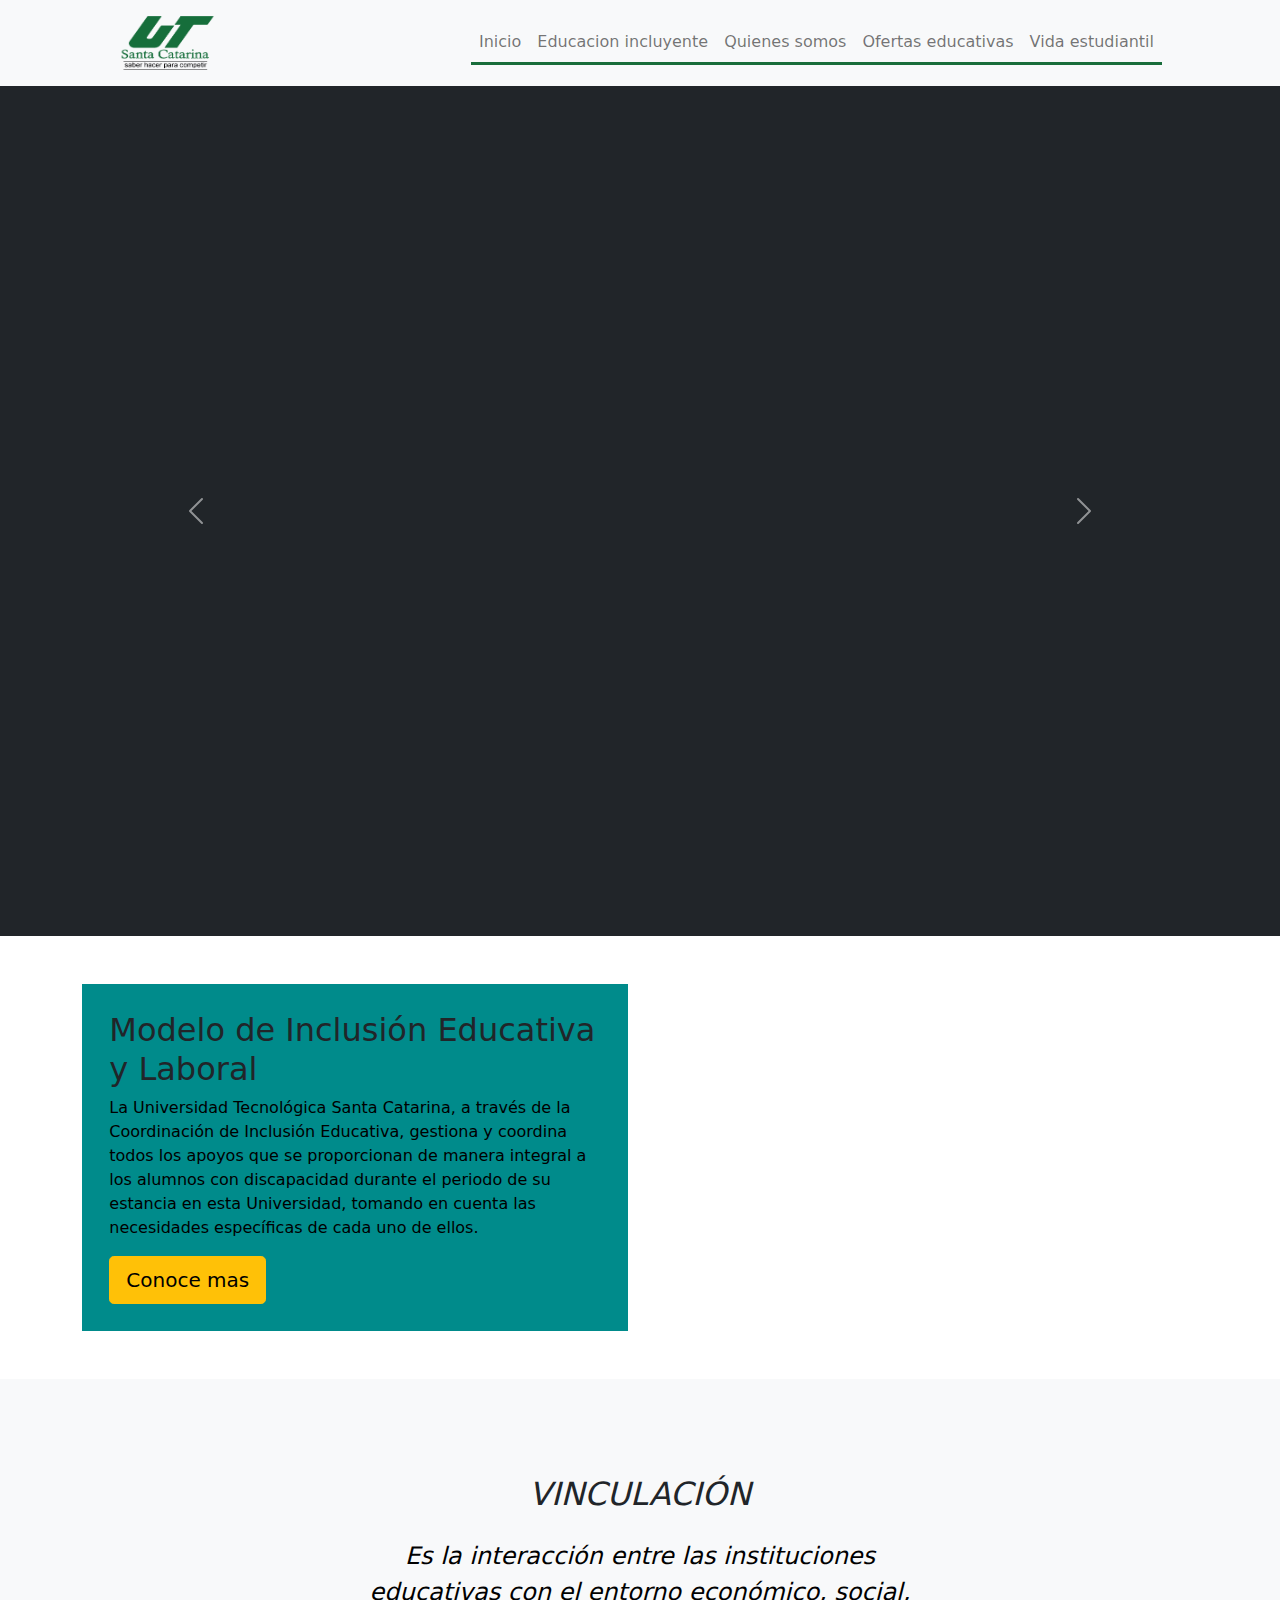
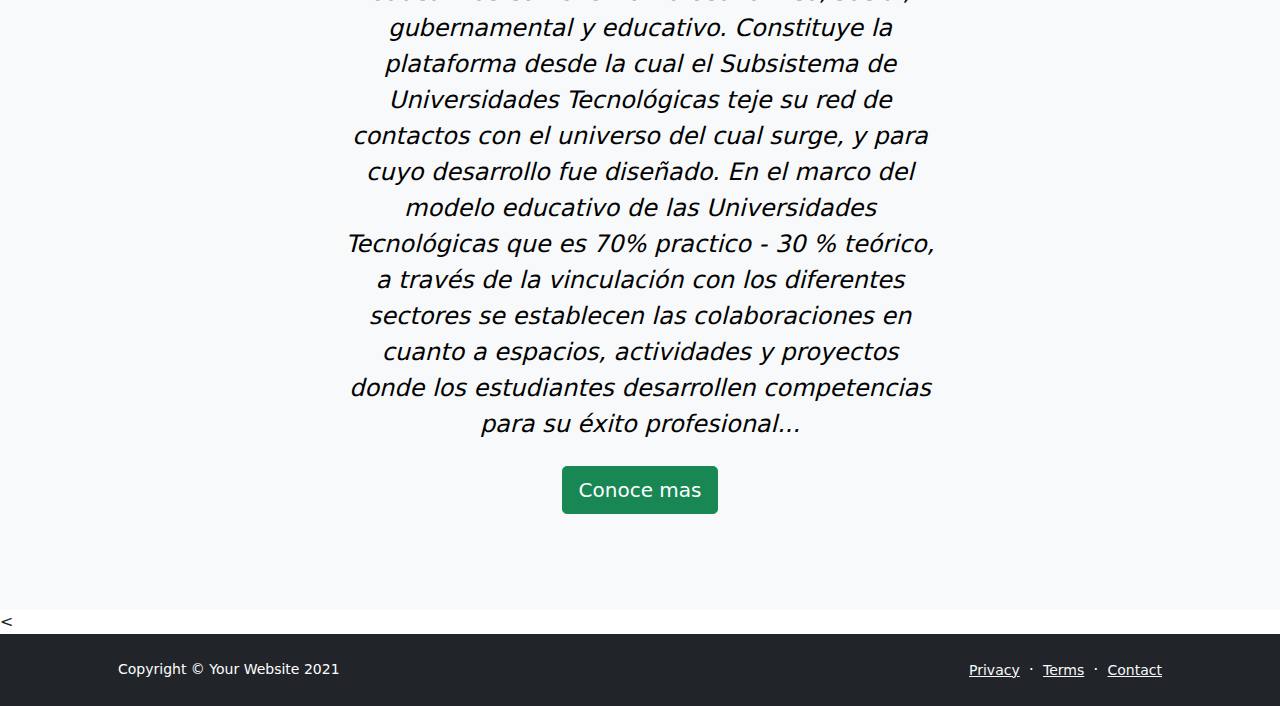
<file: index.html>
<!DOCTYPE html>
<html lang="en">

<head>
    <meta charset="utf-8" />
    <meta name="viewport" content="width=device-width, initial-scale=1, shrink-to-fit=no" />
    <meta name="description" content="" />
    <meta name="author" content="" />
    <title>Modern Business - Start Bootstrap Template</title>
    <!-- Favicon-->
    <link rel="icon" type="image/x-icon" href="assets/favicon.ico" />
    <!-- Bootstrap icons-->
    <link href="https://cdn.jsdelivr.net/npm/bootstrap-icons@1.5.0/font/bootstrap-icons.css" rel="stylesheet" />
    <!-- Core theme CSS (includes Bootstrap)-->
    <link href="css/styles.css" rel="stylesheet" />
    <link rel="stylesheet" href="css/css/bootstrap.min.css">
    <script src="js/js/bootstrap.min.js"></script>
    <script src="js/js/bootstrap.bundle.min.js"></script>
</head>

<style>
    .educaion_laboral {
        background-color: darkcyan;
        padding: 5%;
    }
    
    .imgfondo {
        background-image: url(img/descarga.jpg);
        max-width: 100%;
    }
</style>

<body class="d-flex flex-column h-100">
    <main class="flex-shrink-0">
        <!-- Navigation-->
        <nav class="navbar navbar-expand-lg navbar-light bg-light">
            <div class="container px-5">
                <a class="navbar-brand" href="index.html">
                    <img src="img/logo.png" width="100" height="60" alt="">
                </a>
                <button class="navbar-toggler" type="button" data-bs-toggle="collapse" data-bs-target="#navbarSupportedContent" aria-controls="navbarSupportedContent" aria-expanded="false" aria-label="Toggle navigation"><span class="navbar-toggler-icon"></span></button>
                <div class="collapse navbar-collapse" id="navbarSupportedContent">
                    <ul class="navbar-nav ms-auto mb-2 mb-lg-0">
                        <li class="nav-item"><a class="nav-link" href="index.html">Inicio</a></li>
                        <li class="nav-item"><a class="nav-link" href="educacion_incluyente.html">Educacion incluyente</a></li>
                        <li class="nav-item"><a class="nav-link" href="about.html">Quienes somos</a></li>
                        <li class="nav-item"><a class="nav-link" href="pricing.html">Ofertas educativas</a></li>
                        <li class="nav-item"><a class="nav-link" href="vida_estudiantil.html">Vida estudiantil</a></li>


                    </ul>
                </div>
            </div>
        </nav>
        <!-- Header-->
        <header class="bg-dark py-5 w-100">
            <div class="container px-5 w-100">
                <div class="row gx-5 align-items-center justify-content-center">

                    <div class="col-md-12">
                        <div id="carouselExampleControls" class="carousel slide" data-bs-ride="carousel">
                            <div class="carousel-inner">
                                <div class="carousel-item active">
                                    <iframe style="width:100%; height:83vh; " src="https://www.youtube.com/embed/XD_ltTAvE_U" title="YouTube video player" frameborder="0" allow="accelerometer; autoplay; clipboard-write; encrypted-media; gyroscope; picture-in-picture" allowfullscreen=""
                                        title: "trabajando=" " para=" " un=" " regreso=" " seguro=" " a=" " clases"=""></iframe>
                                </div>
                                <div class="carousel-item">
                                    <img src="img/calendario_web25_29oct2021.jpg" class="d-block w-100" alt="...">
                                </div>
                                <div class="carousel-item">
                                    <img src="img/regreso seguro2021.jpg" class="d-block w-100" alt="...">
                                </div>
                            </div>
                            <button class="carousel-control-prev" type="button" data-bs-target="#carouselExampleControls" data-bs-slide="prev">
                                  <span class="carousel-control-prev-icon" aria-hidden="true"></span>
                                  <span class="visually-hidden">Previous</span>
                                </button>
                            <button class="carousel-control-next" type="button" data-bs-target="#carouselExampleControls" data-bs-slide="next">
                                  <span class="carousel-control-next-icon" aria-hidden="true"></span>
                                  <span class="visually-hidden">Next</span>
                                </button>
                        </div>
                    </div>

                </div>
        </header>

        <!-- Features section-->
        <section class="py-5" ">
            <div class="container ">
                <div class="row ">

                    <div class="col-lg-12 ">

                        <div class="row ">
                            <div class="col mb-6 h-100 ">
                                <div class="educaion_laboral ">
                                    <h2>Modelo de Inclusión Educativa y Laboral</h2>
                                    <p>La Universidad Tecnológica Santa Catarina, a través de la Coordinación de Inclusión Educativa, gestiona y coordina todos los apoyos que se proporcionan de manera integral a los alumnos con discapacidad durante el periodo
                                        de su estancia en esta Universidad, tomando en cuenta las necesidades específicas de cada uno de ellos.</p>
                                    <button type="button " class="btn btn-warning btn-lg ">Conoce mas</button>
                                </div>
                            </div>
                            <div class="col mb-6 h-100 ">
                                <div class="imgfondo "></div>
                            </div>

                        </div>
                    </div>
                </div>
            </div>
        </section>
        <!-- Testimonial section-->
        <div class="py-5 bg-light ">
            <div class="container px-5 my-5 ">
                <div class="row gx-5 justify-content-center ">
                    <div class="col-lg-10 col-xl-7 ">
                        <div class="text-center ">
                            <div class="fs-4 mb-4 fst-italic "><h2>VINCULACIÓN</h2></div>
                            <div class="fs-4 mb-4 fst-italic ">
                                <p>
                                    Es la interacción entre las instituciones educativas con el entorno económico, social, gubernamental y educativo. Constituye la plataforma desde la cual el Subsistema de Universidades Tecnológicas teje su red de contactos con el universo del cual surge, y para cuyo desarrollo fue diseñado.

                                    En el marco del modelo educativo de las Universidades Tecnológicas que es 70% practico - 30 % teórico, a través de la vinculación con los diferentes sectores se establecen las colaboraciones en cuanto a espacios, actividades y proyectos donde los estudiantes desarrollen competencias para su éxito profesional...
                                </p>
                            </div>
                            <div class="d-flex align-items-center justify-content-center ">
                                <div class="fw-bold ">
                                    <button type="button " class="btn btn-success btn-lg ">Conoce mas</button>
                                </div>
                            </div>
                        </div>
                    </div>
                </div>
            </div>
        </div>
        <!-- Blog preview section-->
        <
    <!-- Footer-->
    <footer class="bg-dark py-4 mt-auto ">
        <div class="container px-5 ">
            <div class="row align-items-center justify-content-between flex-column flex-sm-row ">
                <div class="col-auto ">
                    <div class="small m-0 text-white ">Copyright &copy; Your Website 2021</div>
                </div>
                <div class="col-auto ">
                    <a class="link-light small " href="#! ">Privacy</a>
                    <span class="text-white mx-1 ">&middot;</span>
                    <a class="link-light small " href="#! ">Terms</a>
                    <span class="text-white mx-1 ">&middot;</span>
                    <a class="link-light small " href="#! ">Contact</a>
                </div>
            </div>
        </div>
    </footer>
    <!-- Bootstrap core JS-->
    <script src="https://cdn.jsdelivr.net/npm/bootstrap@5.1.3/dist/js/bootstrap.bundle.min.js "></script>
    <!-- Core theme JS-->
    <script src="js/scripts.js "></script>
</body>

</html>
</file>
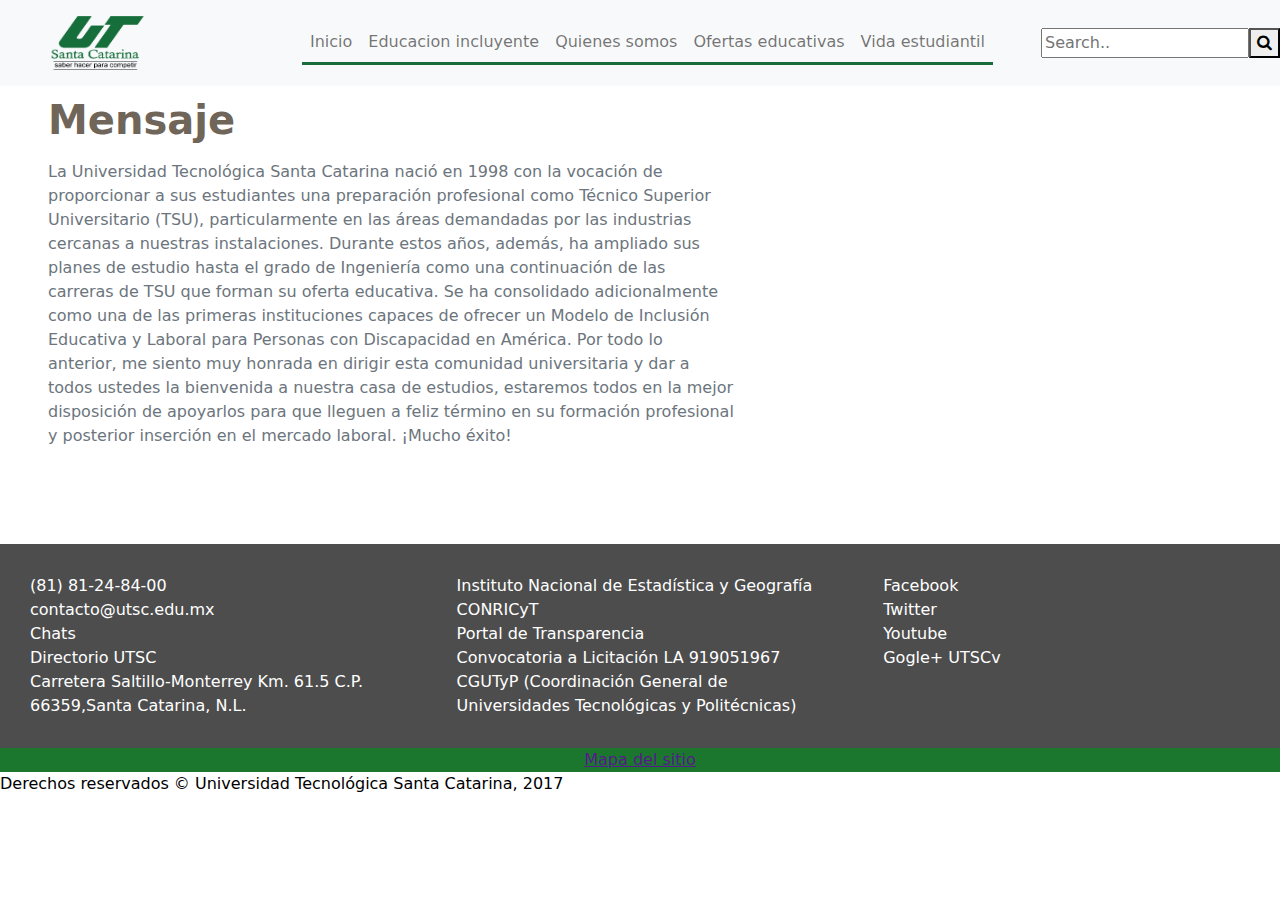
<file: about.html>
<!DOCTYPE html>
<html lang="en">

<head>
    <meta charset="utf-8" />
    <meta name="viewport" content="width=device-width, initial-scale=1, shrink-to-fit=no" />
    <meta name="description" content="" />
    <meta name="author" content="" />
    <title>Universidad Tecnologica Santa Catarina </title>
    <!-- Favicon-->
    <link rel="shortcut icon" href="/favicon.ico" />
    <!-- Bootstrap icons-->
    <link href="https://cdn.jsdelivr.net/npm/bootstrap-icons@1.5.0/font/bootstrap-icons.css" rel="stylesheet" />
    <!-- Core theme CSS (includes Bootstrap)-->
    <link href="css/styles.css" rel="stylesheet" />
    <link rel="stylesheet" href="https://cdnjs.cloudflare.com/ajax/libs/font-awesome/4.7.0/css/font-awesome.min.css">
</head>

<body class="d-flex flex-column">
    <main class="flex-shrink-0">
        <!-- Navigation-->
        <nav class="navbar-fixed-top">
            <nav class="navbar navbar-expand-lg navbar-light bg-light">
                <div class="container px-5">
                    <a class="navbar-brand" href="index.html">
                        <img src="img/logo.png" width="100" height="60" alt="">
                    </a>
                    <button class="navbar-toggler" type="button" data-bs-toggle="collapse" data-bs-target="#navbarSupportedContent" aria-controls="navbarSupportedContent" aria-expanded="false" aria-label="Toggle navigation"><span class="navbar-toggler-icon"></span></button>
                    <div class="collapse navbar-collapse" id="navbarSupportedContent">
                        <ul class="navbar-nav ms-auto mb-2 mb-lg-0">
                            <li class="nav-item"><a class="nav-link" href="index.html">Inicio</a></li>
                            <li class="nav-item"><a class="nav-link" href="about.html">Educacion incluyente</a></li>
                            <li class="nav-item"><a class="nav-link" href="contact.html">Quienes somos</a></li>
                            <li class="nav-item"><a class="nav-link" href="pricing.html">Ofertas educativas</a></li>
                            <li class="nav-item"><a class="nav-link" href="vida_estudiantil.html">Vida estudiantil</a></li>
                        </ul>
                    </div>
                </div>
                <input type="text" placeholder="Search.." name="search">
                <button type="submit"><i class="fa fa-search"></i></button>
            </nav>
        </nav>
        <!-- Header-->
        <header class="py-5">
            <div class="container px-5">
                <div class="row justify-content-left">
                    <div class="col-lg-8 col-xxl-6">
                        <div class="text-left my-5">
                            <div class="texto">
                                <h1 class="fw-bolder mb-3">Mensaje</h1>
                                <p class="lead fw-normal text-muted mb-4">La Universidad Tecnológica Santa Catarina nació en 1998 con la vocación de proporcionar a sus estudiantes una preparación profesional como Técnico Superior Universitario (TSU), particularmente en las áreas demandadas por
                                    las industrias cercanas a nuestras instalaciones. Durante estos años, además, ha ampliado sus planes de estudio hasta el grado de Ingeniería como una continuación de las carreras de TSU que forman su oferta educativa.
                                    Se ha consolidado adicionalmente como una de las primeras instituciones capaces de ofrecer un Modelo de Inclusión Educativa y Laboral para Personas con Discapacidad en América. Por todo lo anterior, me siento muy honrada
                                    en dirigir esta comunidad universitaria y dar a todos ustedes la bienvenida a nuestra casa de estudios, estaremos todos en la mejor disposición de apoyarlos para que lleguen a feliz término en su formación profesional
                                    y posterior inserción en el mercado laboral. ¡Mucho éxito! </p>

                            </div>
                        </div>
                    </div>
                </div>
            </div>
            </section>
    </main>
    <!-- Footer-->
    <div class="Foot" id="Foot">
        <div id="izq">

            <a>(81) 81-24-84-00</a>
            <br>
            <a>contacto@utsc.edu.mx</a> <br>
            <a>Chats</a> <br>
            <a>Directorio UTSC</a> <br>
            <a>Carretera Saltillo-Monterrey Km. 61.5 C.P. 66359,Santa Catarina, N.L.</a> <br>
        </div>
        <div id="izq">
            <a>Instituto Nacional de Estadística y Geografía</a> <br>
            <a>CONRICyT</a> <br>
            <a>Portal de Transparencia</a> <br>
            <a>Convocatoria a Licitación LA 919051967</a> <br>
            <a>CGUTyP (Coordinación General de Universidades Tecnológicas y Politécnicas)</a> <br>
        </div>
        <div id="izq">
            <a>Facebook</a> <br>
            <a>Twitter</a> <br>
            <a>Youtube</a> <br>
            <a>Gogle+ UTSC</a>v
        </div>
    </div>
    <div id="MapaSite">
        <a href="">Mapa del sitio</a>
    </div>
    <footer>
        <div id="A">
            <p>Derechos reservados © Universidad Tecnológica Santa Catarina, 2017</p>
        </div>
    </footer>
    <!-- Bootstrap core JS-->
    <script src="https://cdn.jsdelivr.net/npm/bootstrap@5.1.3/dist/js/bootstrap.bundle.min.js"></script>
    <!-- Core theme JS-->
    <script src="js/scripts.js"></script>
</body>

</html>
</file>
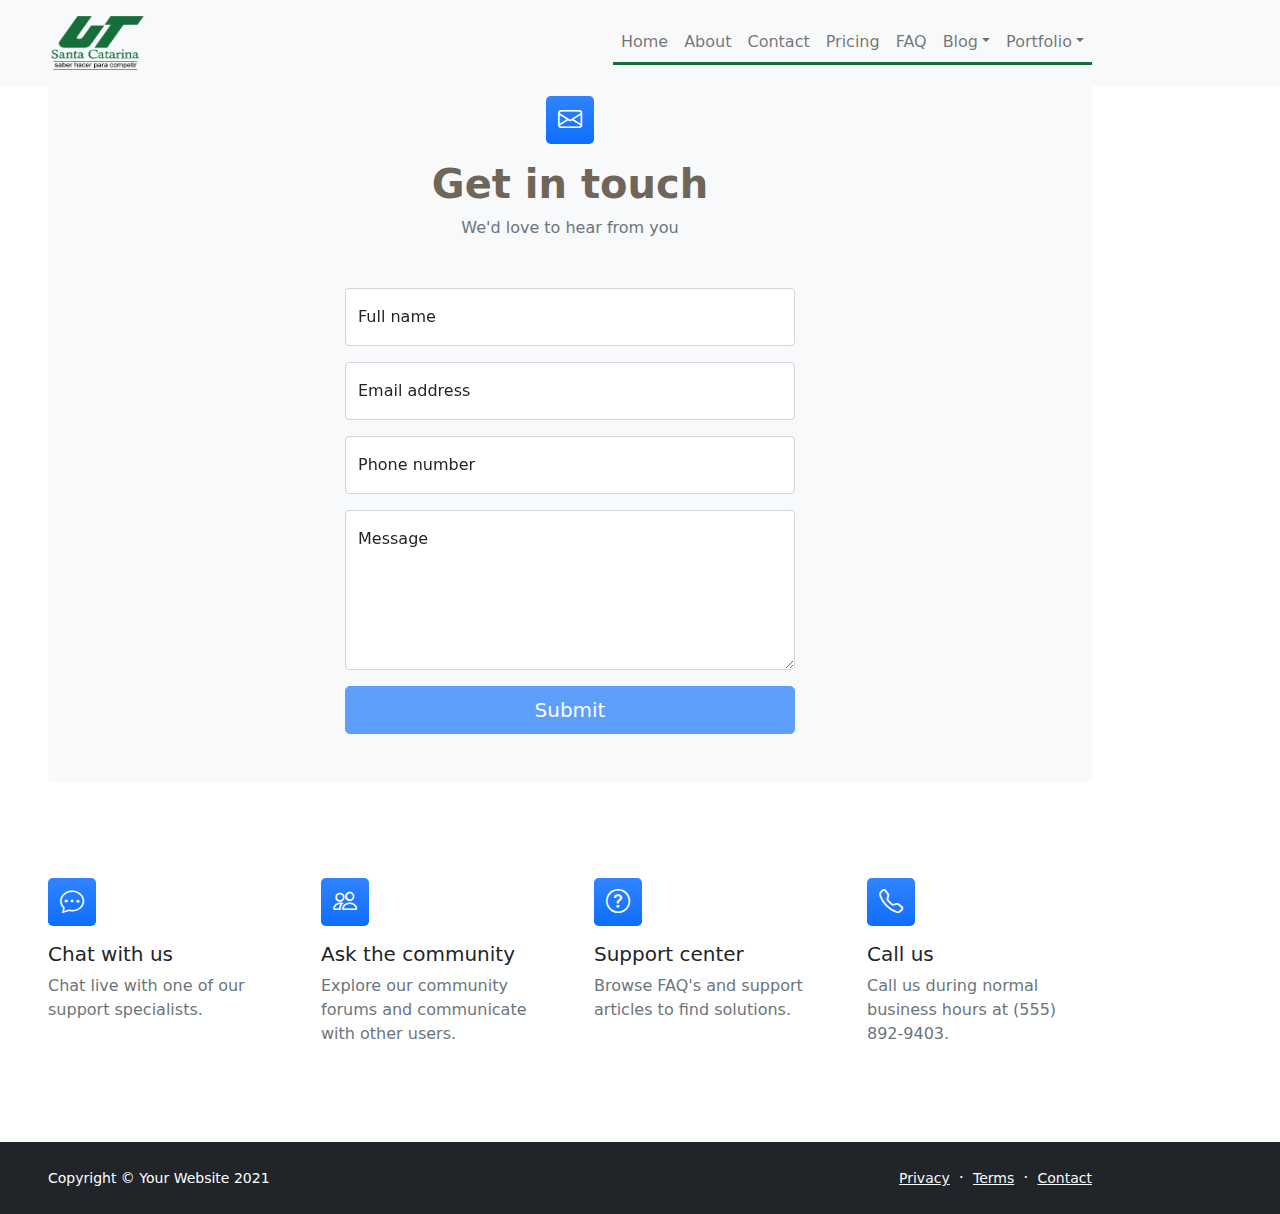
<file: contact.html>
<!DOCTYPE html>
<html lang="en">

<head>
    <meta charset="utf-8" />
    <meta name="viewport" content="width=device-width, initial-scale=1, shrink-to-fit=no" />
    <meta name="description" content />
    <meta name="author" content />
    <title>Modern Business - Start Bootstrap Template</title>
    <!-- Favicon-->
    <link rel="icon" type="image/x-icon" href="assets/favicon.ico" />
    <!-- Bootstrap icons-->
    <link href="https://cdn.jsdelivr.net/npm/bootstrap-icons@1.5.0/font/bootstrap-icons.css" rel="stylesheet" />
    <!-- Core theme CSS (includes Bootstrap)-->
    <link href="css/styles.css" rel="stylesheet" />
</head>

<body class="d-flex flex-column">
    <main class="flex-shrink-0">
        <!-- Navigation-->
        <nav class="navbar navbar-expand-lg navbar-light bg-light">
            <div class="container px-5">
                <a class="navbar-brand" href="index.html">
                    <img src="img/logo.png" width="100" height="60" alt="">
                </a>
                <button class="navbar-toggler" type="button" data-bs-toggle="collapse" data-bs-target="#navbarSupportedContent" aria-controls="navbarSupportedContent" aria-expanded="false" aria-label="Toggle navigation"><span class="navbar-toggler-icon"></span></button>
                <div class="collapse navbar-collapse" id="navbarSupportedContent">
                    <ul class="navbar-nav ms-auto mb-2 mb-lg-0">
                        <li class="nav-item"><a class="nav-link" href="index.html">Home</a></li>
                        <li class="nav-item"><a class="nav-link" href="about.html">About</a></li>
                        <li class="nav-item"><a class="nav-link" href="contact.html">Contact</a></li>
                        <li class="nav-item"><a class="nav-link" href="pricing.html">Pricing</a></li>
                        <li class="nav-item"><a class="nav-link" href="faq.html">FAQ</a></li>
                        <li class="nav-item dropdown">
                            <a class="nav-link dropdown-toggle" id="navbarDropdownBlog" href="#" role="button" data-bs-toggle="dropdown" aria-expanded="false">Blog</a>
                            <ul class="dropdown-menu dropdown-menu-end" aria-labelledby="navbarDropdownBlog">
                                <li><a class="dropdown-item" href="blog-home.html">Blog Home</a></li>
                                <li><a class="dropdown-item" href="blog-post.html">Blog Post</a></li>
                            </ul>
                        </li>
                        <li class="nav-item dropdown">
                            <a class="nav-link dropdown-toggle" id="navbarDropdownPortfolio" href="#" role="button" data-bs-toggle="dropdown" aria-expanded="false">Portfolio</a>
                            <ul class="dropdown-menu dropdown-menu-end" aria-labelledby="navbarDropdownPortfolio">
                                <li><a class="dropdown-item" href="portfolio-overview.html">Portfolio Overview</a></li>
                                <li><a class="dropdown-item" href="portfolio-item.html">Portfolio Item</a></li>
                            </ul>
                        </li>
                    </ul>
                </div>
            </div>
        </nav>
        <!-- Page content-->
        <section class="py-5">
            <div class="container px-5">
                <!-- Contact form-->
                <div class="bg-light rounded-3 py-5 px-4 px-md-5 mb-5">
                    <div class="text-center mb-5">
                        <div class="feature bg-primary bg-gradient text-white rounded-3 mb-3"><i class="bi bi-envelope"></i></div>
                        <h1 class="fw-bolder">Get in touch</h1>
                        <p class="lead fw-normal text-muted mb-0">We'd love to hear from you</p>
                    </div>
                    <div class="row gx-5 justify-content-center">
                        <div class="col-lg-8 col-xl-6">
                            <!-- * * * * * * * * * * * * * * *-->
                            <!-- * * SB Forms Contact Form * *-->
                            <!-- * * * * * * * * * * * * * * *-->
                            <!-- This form is pre-integrated with SB Forms.-->
                            <!-- To make this form functional, sign up at-->
                            <!-- https://startbootstrap.com/solution/contact-forms-->
                            <!-- to get an API token!-->
                            <form id="contactForm" data-sb-form-api-token="API_TOKEN">
                                <!-- Name input-->
                                <div class="form-floating mb-3">
                                    <input class="form-control" id="name" type="text" placeholder="Enter your name..." data-sb-validations="required" />
                                    <label for="name">Full name</label>
                                    <div class="invalid-feedback" data-sb-feedback="name:required">A name is required.</div>
                                </div>
                                <!-- Email address input-->
                                <div class="form-floating mb-3">
                                    <input class="form-control" id="email" type="email" placeholder="name@example.com" data-sb-validations="required,email" />
                                    <label for="email">Email address</label>
                                    <div class="invalid-feedback" data-sb-feedback="email:required">An email is required.</div>
                                    <div class="invalid-feedback" data-sb-feedback="email:email">Email is not valid.</div>
                                </div>
                                <!-- Phone number input-->
                                <div class="form-floating mb-3">
                                    <input class="form-control" id="phone" type="tel" placeholder="(123) 456-7890" data-sb-validations="required" />
                                    <label for="phone">Phone number</label>
                                    <div class="invalid-feedback" data-sb-feedback="phone:required">A phone number is required.</div>
                                </div>
                                <!-- Message input-->
                                <div class="form-floating mb-3">
                                    <textarea class="form-control" id="message" type="text" placeholder="Enter your message here..." style="height: 10rem" data-sb-validations="required"></textarea>
                                    <label for="message">Message</label>
                                    <div class="invalid-feedback" data-sb-feedback="message:required">A message is required.</div>
                                </div>
                                <!-- Submit success message-->
                                <!---->
                                <!-- This is what your users will see when the form-->
                                <!-- has successfully submitted-->
                                <div class="d-none" id="submitSuccessMessage">
                                    <div class="text-center mb-3">
                                        <div class="fw-bolder">Form submission successful!</div>
                                        To activate this form, sign up at
                                        <br />
                                        <a href="https://startbootstrap.com/solution/contact-forms">https://startbootstrap.com/solution/contact-forms</a>
                                    </div>
                                </div>
                                <!-- Submit error message-->
                                <!---->
                                <!-- This is what your users will see when there is-->
                                <!-- an error submitting the form-->
                                <div class="d-none" id="submitErrorMessage">
                                    <div class="text-center text-danger mb-3">Error sending message!</div>
                                </div>
                                <!-- Submit Button-->
                                <div class="d-grid"><button class="btn btn-primary btn-lg disabled" id="submitButton" type="submit">Submit</button></div>
                            </form>
                        </div>
                    </div>
                </div>
                <!-- Contact cards-->
                <div class="row gx-5 row-cols-2 row-cols-lg-4 py-5">
                    <div class="col">
                        <div class="feature bg-primary bg-gradient text-white rounded-3 mb-3"><i class="bi bi-chat-dots"></i></div>
                        <div class="h5 mb-2">Chat with us</div>
                        <p class="text-muted mb-0">Chat live with one of our support specialists.</p>
                    </div>
                    <div class="col">
                        <div class="feature bg-primary bg-gradient text-white rounded-3 mb-3"><i class="bi bi-people"></i></div>
                        <div class="h5">Ask the community</div>
                        <p class="text-muted mb-0">Explore our community forums and communicate with other users.</p>
                    </div>
                    <div class="col">
                        <div class="feature bg-primary bg-gradient text-white rounded-3 mb-3"><i class="bi bi-question-circle"></i></div>
                        <div class="h5">Support center</div>
                        <p class="text-muted mb-0">Browse FAQ's and support articles to find solutions.</p>
                    </div>
                    <div class="col">
                        <div class="feature bg-primary bg-gradient text-white rounded-3 mb-3"><i class="bi bi-telephone"></i></div>
                        <div class="h5">Call us</div>
                        <p class="text-muted mb-0">Call us during normal business hours at (555) 892-9403.</p>
                    </div>
                </div>
            </div>
        </section>
    </main>
    <!-- Footer-->
    <footer class="bg-dark py-4 mt-auto">
        <div class="container px-5">
            <div class="row align-items-center justify-content-between flex-column flex-sm-row">
                <div class="col-auto">
                    <div class="small m-0 text-white">Copyright &copy; Your Website 2021</div>
                </div>
                <div class="col-auto">
                    <a class="link-light small" href="#!">Privacy</a>
                    <span class="text-white mx-1">&middot;</span>
                    <a class="link-light small" href="#!">Terms</a>
                    <span class="text-white mx-1">&middot;</span>
                    <a class="link-light small" href="#!">Contact</a>
                </div>
            </div>
        </div>
    </footer>
    <!-- Bootstrap core JS-->
    <script src="https://cdn.jsdelivr.net/npm/bootstrap@5.1.3/dist/js/bootstrap.bundle.min.js"></script>
    <!-- Core theme JS-->
    <script src="js/scripts.js"></script>
    <!-- * * * * * * * * * * * * * * * * * * * * * * * * * * * * * * * * * * * * * * * *-->
    <!-- * *                               SB Forms JS                               * *-->
    <!-- * * Activate your form at https://startbootstrap.com/solution/contact-forms * *-->
    <!-- * * * * * * * * * * * * * * * * * * * * * * * * * * * * * * * * * * * * * * * *-->
    <script src="https://cdn.startbootstrap.com/sb-forms-latest.js"></script>
</body>

</html>
</file>
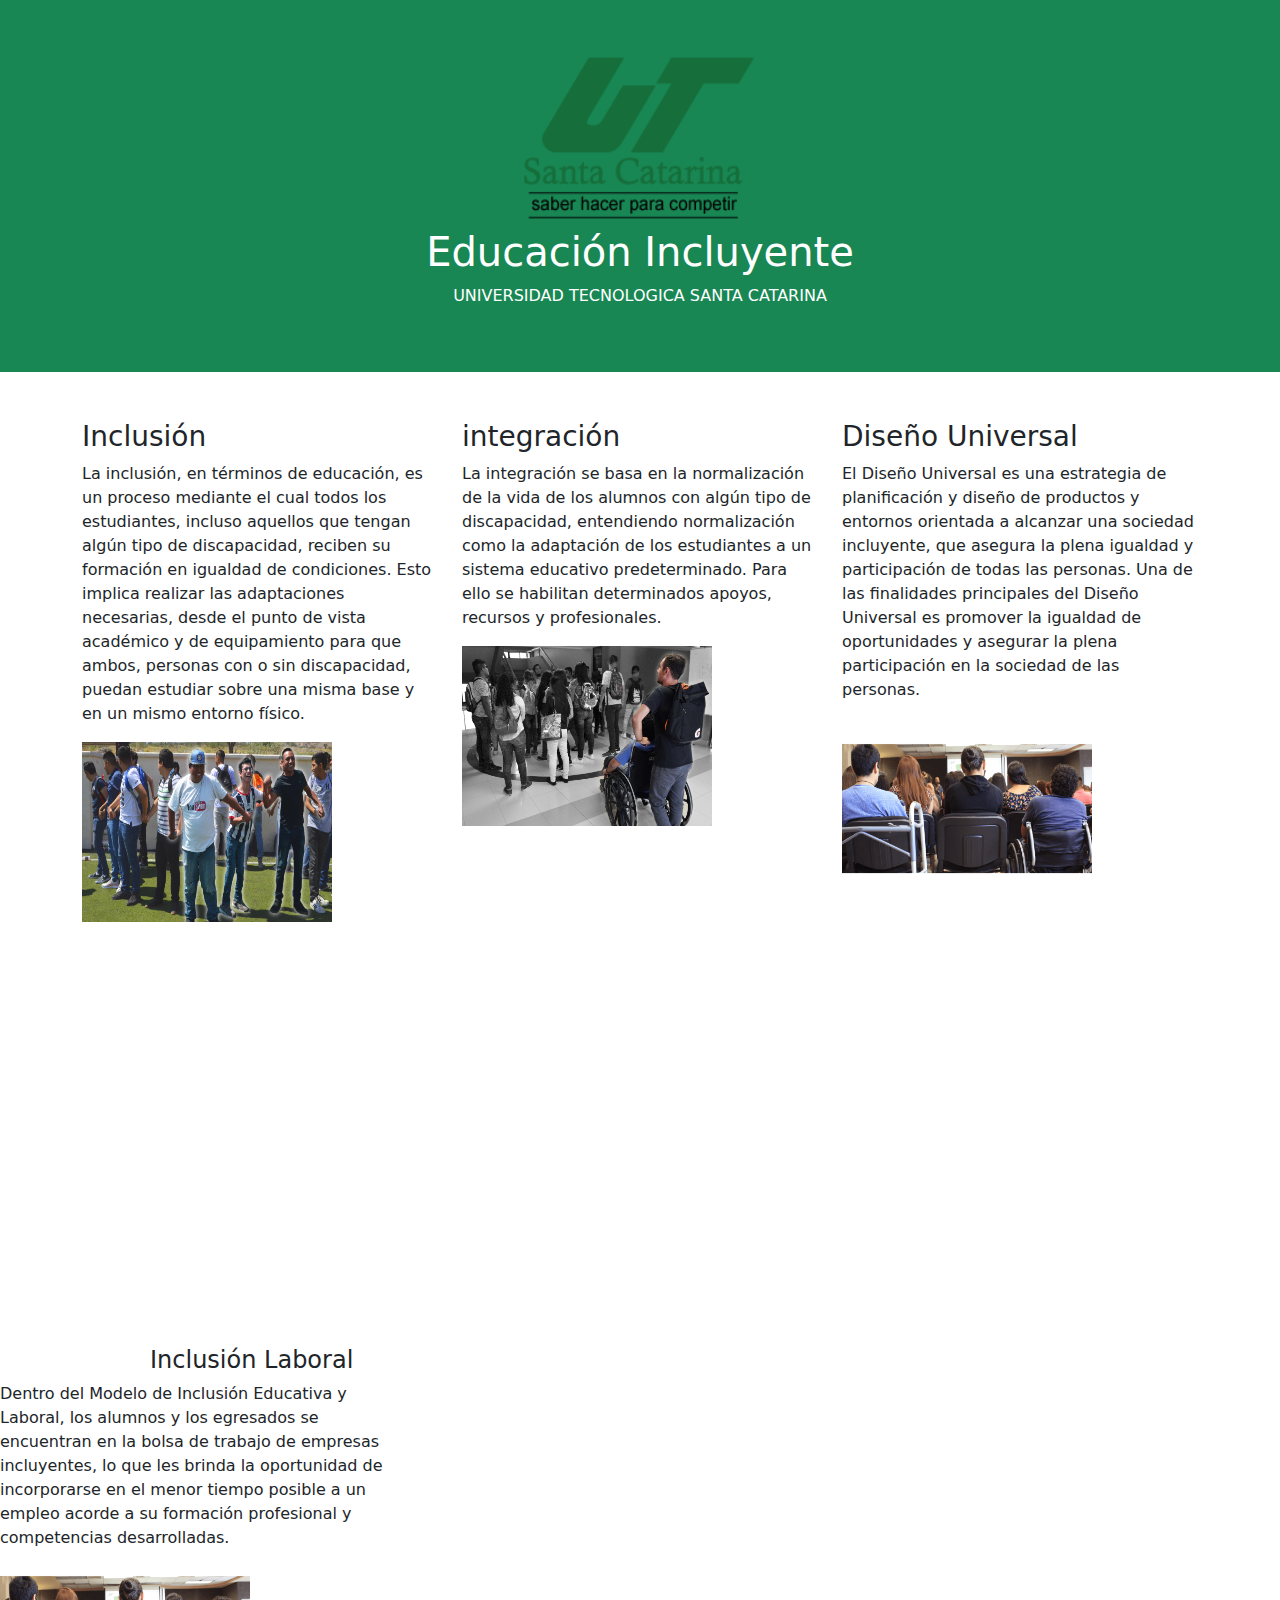
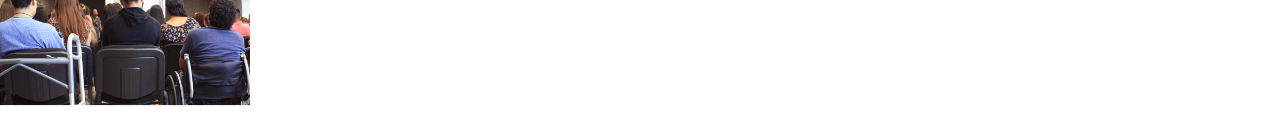
<file: educacion_incluyente.html>
<html lang="en">
    <head>
      <title>Educación Incluyente</title>
      <meta charset="utf-8">
      <meta name="viewport" content="width=device-width, initial-scale=1">
      <link href="https://cdn.jsdelivr.net/npm/bootstrap@5.1.2/dist/css/bootstrap.min.css" rel="stylesheet">
      <script src="https://cdn.jsdelivr.net/npm/bootstrap@5.1.2/dist/js/bootstrap.bundle.min.js"></script>
      <link rel="stylesheet" href="css/estilos.css">
    </head>
    <body>
    
    <div class="container-fluid p-5 bg-success text-white text-center">
      <img src="img/logo.png" width="250" height="180">
        <h1>Educación Incluyente</h1>
      <p>UNIVERSIDAD TECNOLOGICA SANTA CATARINA</p> 
    </div>
      
    <div class="container mt-5">
      <div class="row">
        <div class="col-sm-4">
          <h3>Inclusión</h3>
          <p>La inclusión, en términos de educación, es un proceso mediante el cual todos los estudiantes, incluso aquellos que tengan algún tipo de discapacidad, reciben su formación en igualdad de condiciones. Esto implica realizar las adaptaciones necesarias, desde el punto de vista académico y de equipamiento para que ambos, 
              personas con o sin discapacidad, puedan estudiar sobre una misma base y en un mismo entorno físico.</p>
              <img src="img/inclusion.jpg" width="250" height="180">

            </div>
        <div class="col-sm-4">
          <h3>integración</h3>
          <p>La integración se basa en la normalización de 
              la vida de los alumnos con algún tipo de discapacidad, entendiendo 
              normalización como la adaptación de los estudiantes a un sistema educativo predeterminado.
               Para ello se habilitan determinados apoyos, recursos y profesionales.</p>
               <img src="img/integracion.jpg" width="250" height="180">

        </div>
        <div class="col-sm-4">
          <h3>Diseño Universal</h3>        
          <p>El Diseño Universal es una estrategia de planificación y diseño de productos y entornos orientada a alcanzar una sociedad incluyente, 
              que asegura la plena igualdad y participación de todas las personas. Una de las finalidades principales del Diseño Universal es promover la igualdad de oportunidades y asegurar la 
            plena participación en la sociedad de las personas.</p>
            <img src="img/DU.png" width="250" height="180">
        </div>
    </div>
    </div>    
    </body>
    <iframe src="https://www.youtube.com/embed/Z60Jld44HlM" title="YouTube video player" frameborder="0" allow="accelerometer; autoplay; clipboard-write; encrypted-media; gyroscope; picture-in-picture" allowfullscreen></iframe>
    <br>
    <br>

    <div class="row">
    <div class="col-sm-4">
        <h4>Inclusión Laboral</h4>        
        <p2>Dentro del Modelo de Inclusión Educativa y Laboral, los alumnos y los egresados se encuentran en la bolsa de trabajo de empresas incluyentes, lo que les brinda la oportunidad de incorporarse en el menor tiempo posible a un empleo acorde a su 
            formación profesional y competencias desarrolladas.</p2>
        <img src="img/DU.png" width="250" height="180">
      </div>
    </html>
</file>
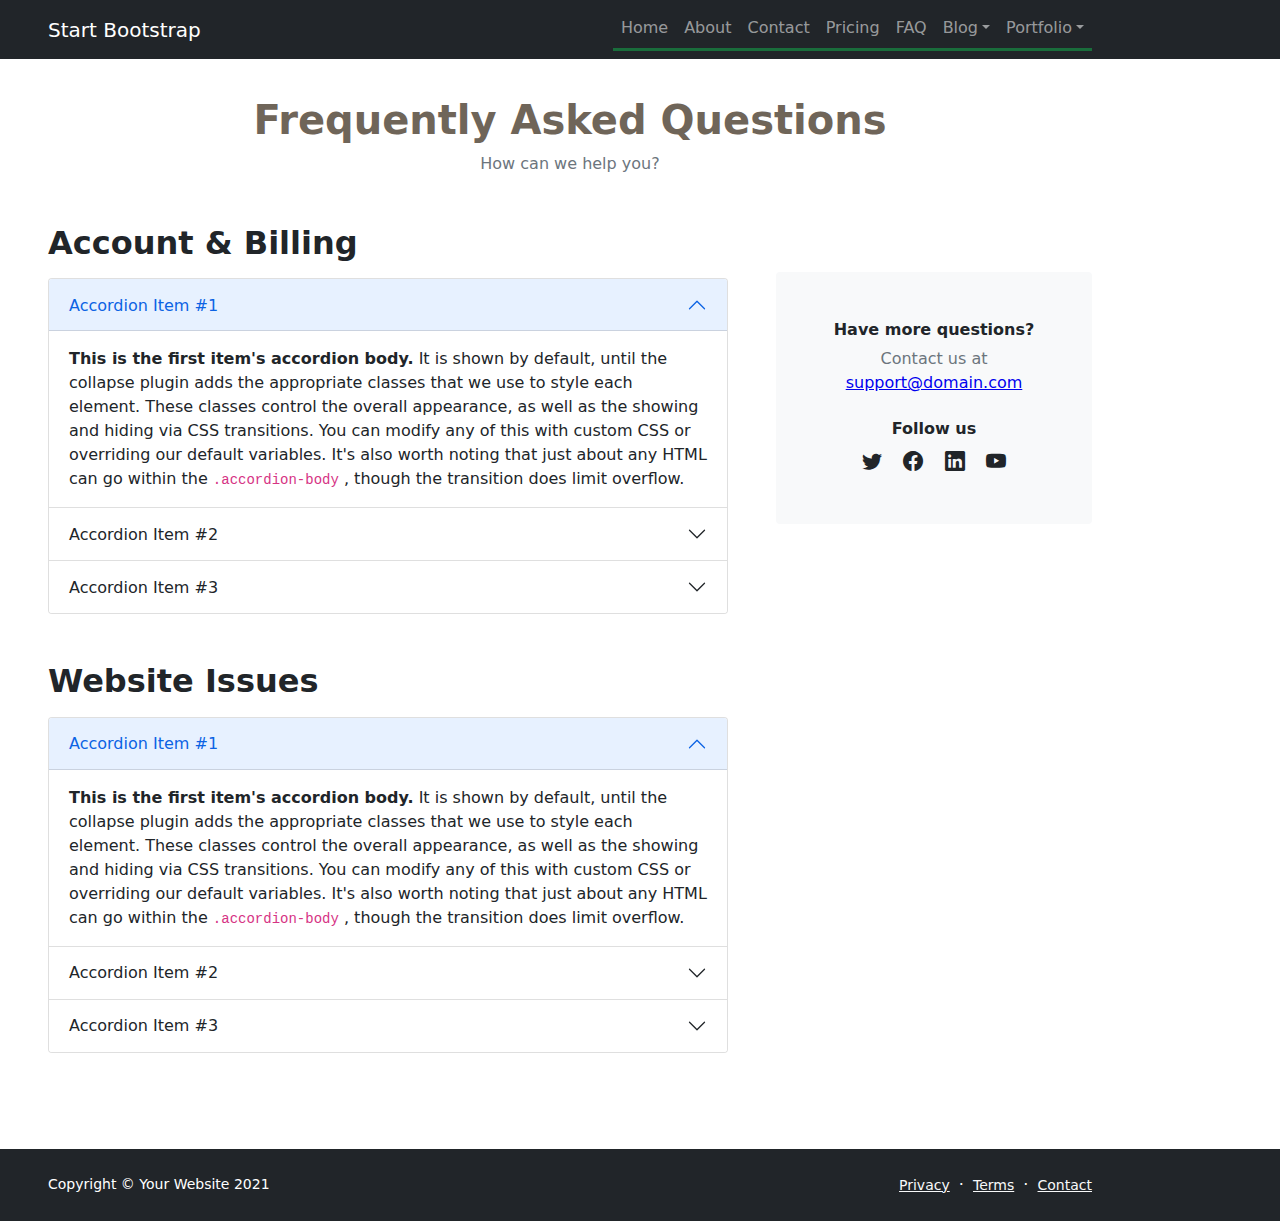
<file: faq.html>
<!DOCTYPE html>
<html lang="en">
    <head>
        <meta charset="utf-8" />
        <meta name="viewport" content="width=device-width, initial-scale=1, shrink-to-fit=no" />
        <meta name="description" content="" />
        <meta name="author" content="" />
        <title>Modern Business - Start Bootstrap Template</title>
        <!-- Favicon-->
        <link rel="icon" type="image/x-icon" href="assets/favicon.ico" />
        <!-- Bootstrap icons-->
        <link href="https://cdn.jsdelivr.net/npm/bootstrap-icons@1.5.0/font/bootstrap-icons.css" rel="stylesheet" />
        <!-- Core theme CSS (includes Bootstrap)-->
        <link href="css/styles.css" rel="stylesheet" />
    </head>
    <body class="d-flex flex-column h-100">
        <main class="flex-shrink-0">
            <!-- Navigation-->
            <nav class="navbar navbar-expand-lg navbar-dark bg-dark">
                <div class="container px-5">
                    <a class="navbar-brand" href="index.html">Start Bootstrap</a>
                    <button class="navbar-toggler" type="button" data-bs-toggle="collapse" data-bs-target="#navbarSupportedContent" aria-controls="navbarSupportedContent" aria-expanded="false" aria-label="Toggle navigation"><span class="navbar-toggler-icon"></span></button>
                    <div class="collapse navbar-collapse" id="navbarSupportedContent">
                        <ul class="navbar-nav ms-auto mb-2 mb-lg-0">
                            <li class="nav-item"><a class="nav-link" href="index.html">Home</a></li>
                            <li class="nav-item"><a class="nav-link" href="about.html">About</a></li>
                            <li class="nav-item"><a class="nav-link" href="contact.html">Contact</a></li>
                            <li class="nav-item"><a class="nav-link" href="pricing.html">Pricing</a></li>
                            <li class="nav-item"><a class="nav-link" href="faq.html">FAQ</a></li>
                            <li class="nav-item dropdown">
                                <a class="nav-link dropdown-toggle" id="navbarDropdownBlog" href="#" role="button" data-bs-toggle="dropdown" aria-expanded="false">Blog</a>
                                <ul class="dropdown-menu dropdown-menu-end" aria-labelledby="navbarDropdownBlog">
                                    <li><a class="dropdown-item" href="blog-home.html">Blog Home</a></li>
                                    <li><a class="dropdown-item" href="blog-post.html">Blog Post</a></li>
                                </ul>
                            </li>
                            <li class="nav-item dropdown">
                                <a class="nav-link dropdown-toggle" id="navbarDropdownPortfolio" href="#" role="button" data-bs-toggle="dropdown" aria-expanded="false">Portfolio</a>
                                <ul class="dropdown-menu dropdown-menu-end" aria-labelledby="navbarDropdownPortfolio">
                                    <li><a class="dropdown-item" href="portfolio-overview.html">Portfolio Overview</a></li>
                                    <li><a class="dropdown-item" href="portfolio-item.html">Portfolio Item</a></li>
                                </ul>
                            </li>
                        </ul>
                    </div>
                </div>
            </nav>
            <!-- Page Content-->
            <section class="py-5">
                <div class="container px-5 my-5">
                    <div class="text-center mb-5">
                        <h1 class="fw-bolder">Frequently Asked Questions</h1>
                        <p class="lead fw-normal text-muted mb-0">How can we help you?</p>
                    </div>
                    <div class="row gx-5">
                        <div class="col-xl-8">
                            <!-- FAQ Accordion 1-->
                            <h2 class="fw-bolder mb-3">Account &amp; Billing</h2>
                            <div class="accordion mb-5" id="accordionExample">
                                <div class="accordion-item">
                                    <h3 class="accordion-header" id="headingOne"><button class="accordion-button" type="button" data-bs-toggle="collapse" data-bs-target="#collapseOne" aria-expanded="true" aria-controls="collapseOne">Accordion Item #1</button></h3>
                                    <div class="accordion-collapse collapse show" id="collapseOne" aria-labelledby="headingOne" data-bs-parent="#accordionExample">
                                        <div class="accordion-body">
                                            <strong>This is the first item's accordion body.</strong>
                                            It is shown by default, until the collapse plugin adds the appropriate classes that we use to style each element. These classes control the overall appearance, as well as the showing and hiding via CSS transitions. You can modify any of this with custom CSS or overriding our default variables. It's also worth noting that just about any HTML can go within the
                                            <code>.accordion-body</code>
                                            , though the transition does limit overflow.
                                        </div>
                                    </div>
                                </div>
                                <div class="accordion-item">
                                    <h3 class="accordion-header" id="headingTwo"><button class="accordion-button collapsed" type="button" data-bs-toggle="collapse" data-bs-target="#collapseTwo" aria-expanded="false" aria-controls="collapseTwo">Accordion Item #2</button></h3>
                                    <div class="accordion-collapse collapse" id="collapseTwo" aria-labelledby="headingTwo" data-bs-parent="#accordionExample">
                                        <div class="accordion-body">
                                            <strong>This is the second item's accordion body.</strong>
                                            It is hidden by default, until the collapse plugin adds the appropriate classes that we use to style each element. These classes control the overall appearance, as well as the showing and hiding via CSS transitions. You can modify any of this with custom CSS or overriding our default variables. It's also worth noting that just about any HTML can go within the
                                            <code>.accordion-body</code>
                                            , though the transition does limit overflow.
                                        </div>
                                    </div>
                                </div>
                                <div class="accordion-item">
                                    <h3 class="accordion-header" id="headingThree"><button class="accordion-button collapsed" type="button" data-bs-toggle="collapse" data-bs-target="#collapseThree" aria-expanded="false" aria-controls="collapseThree">Accordion Item #3</button></h3>
                                    <div class="accordion-collapse collapse" id="collapseThree" aria-labelledby="headingThree" data-bs-parent="#accordionExample">
                                        <div class="accordion-body">
                                            <strong>This is the third item's accordion body.</strong>
                                            It is hidden by default, until the collapse plugin adds the appropriate classes that we use to style each element. These classes control the overall appearance, as well as the showing and hiding via CSS transitions. You can modify any of this with custom CSS or overriding our default variables. It's also worth noting that just about any HTML can go within the
                                            <code>.accordion-body</code>
                                            , though the transition does limit overflow.
                                        </div>
                                    </div>
                                </div>
                            </div>
                            <!-- FAQ Accordion 2-->
                            <h2 class="fw-bolder mb-3">Website Issues</h2>
                            <div class="accordion mb-5 mb-xl-0" id="accordionExample2">
                                <div class="accordion-item">
                                    <h3 class="accordion-header" id="headingOne"><button class="accordion-button" type="button" data-bs-toggle="collapse" data-bs-target="#collapseOne" aria-expanded="true" aria-controls="collapseOne">Accordion Item #1</button></h3>
                                    <div class="accordion-collapse collapse show" id="collapseOne" aria-labelledby="headingOne" data-bs-parent="#accordionExample2">
                                        <div class="accordion-body">
                                            <strong>This is the first item's accordion body.</strong>
                                            It is shown by default, until the collapse plugin adds the appropriate classes that we use to style each element. These classes control the overall appearance, as well as the showing and hiding via CSS transitions. You can modify any of this with custom CSS or overriding our default variables. It's also worth noting that just about any HTML can go within the
                                            <code>.accordion-body</code>
                                            , though the transition does limit overflow.
                                        </div>
                                    </div>
                                </div>
                                <div class="accordion-item">
                                    <h3 class="accordion-header" id="headingTwo"><button class="accordion-button collapsed" type="button" data-bs-toggle="collapse" data-bs-target="#collapseTwo" aria-expanded="false" aria-controls="collapseTwo">Accordion Item #2</button></h3>
                                    <div class="accordion-collapse collapse" id="collapseTwo" aria-labelledby="headingTwo" data-bs-parent="#accordionExample2">
                                        <div class="accordion-body">
                                            <strong>This is the second item's accordion body.</strong>
                                            It is hidden by default, until the collapse plugin adds the appropriate classes that we use to style each element. These classes control the overall appearance, as well as the showing and hiding via CSS transitions. You can modify any of this with custom CSS or overriding our default variables. It's also worth noting that just about any HTML can go within the
                                            <code>.accordion-body</code>
                                            , though the transition does limit overflow.
                                        </div>
                                    </div>
                                </div>
                                <div class="accordion-item">
                                    <h3 class="accordion-header" id="headingThree"><button class="accordion-button collapsed" type="button" data-bs-toggle="collapse" data-bs-target="#collapseThree" aria-expanded="false" aria-controls="collapseThree">Accordion Item #3</button></h3>
                                    <div class="accordion-collapse collapse" id="collapseThree" aria-labelledby="headingThree" data-bs-parent="#accordionExample2">
                                        <div class="accordion-body">
                                            <strong>This is the third item's accordion body.</strong>
                                            It is hidden by default, until the collapse plugin adds the appropriate classes that we use to style each element. These classes control the overall appearance, as well as the showing and hiding via CSS transitions. You can modify any of this with custom CSS or overriding our default variables. It's also worth noting that just about any HTML can go within the
                                            <code>.accordion-body</code>
                                            , though the transition does limit overflow.
                                        </div>
                                    </div>
                                </div>
                            </div>
                        </div>
                        <div class="col-xl-4">
                            <div class="card border-0 bg-light mt-xl-5">
                                <div class="card-body p-4 py-lg-5">
                                    <div class="d-flex align-items-center justify-content-center">
                                        <div class="text-center">
                                            <div class="h6 fw-bolder">Have more questions?</div>
                                            <p class="text-muted mb-4">
                                                Contact us at
                                                <br />
                                                <a href="#!">support@domain.com</a>
                                            </p>
                                            <div class="h6 fw-bolder">Follow us</div>
                                            <a class="fs-5 px-2 link-dark" href="#!"><i class="bi-twitter"></i></a>
                                            <a class="fs-5 px-2 link-dark" href="#!"><i class="bi-facebook"></i></a>
                                            <a class="fs-5 px-2 link-dark" href="#!"><i class="bi-linkedin"></i></a>
                                            <a class="fs-5 px-2 link-dark" href="#!"><i class="bi-youtube"></i></a>
                                        </div>
                                    </div>
                                </div>
                            </div>
                        </div>
                    </div>
                </div>
            </section>
        </main>
        <!-- Footer-->
        <footer class="bg-dark py-4 mt-auto">
            <div class="container px-5">
                <div class="row align-items-center justify-content-between flex-column flex-sm-row">
                    <div class="col-auto"><div class="small m-0 text-white">Copyright &copy; Your Website 2021</div></div>
                    <div class="col-auto">
                        <a class="link-light small" href="#!">Privacy</a>
                        <span class="text-white mx-1">&middot;</span>
                        <a class="link-light small" href="#!">Terms</a>
                        <span class="text-white mx-1">&middot;</span>
                        <a class="link-light small" href="#!">Contact</a>
                    </div>
                </div>
            </div>
        </footer>
        <!-- Bootstrap core JS-->
        <script src="https://cdn.jsdelivr.net/npm/bootstrap@5.1.3/dist/js/bootstrap.bundle.min.js"></script>
        <!-- Core theme JS-->
        <script src="js/scripts.js"></script>
    </body>
</html>
</file>
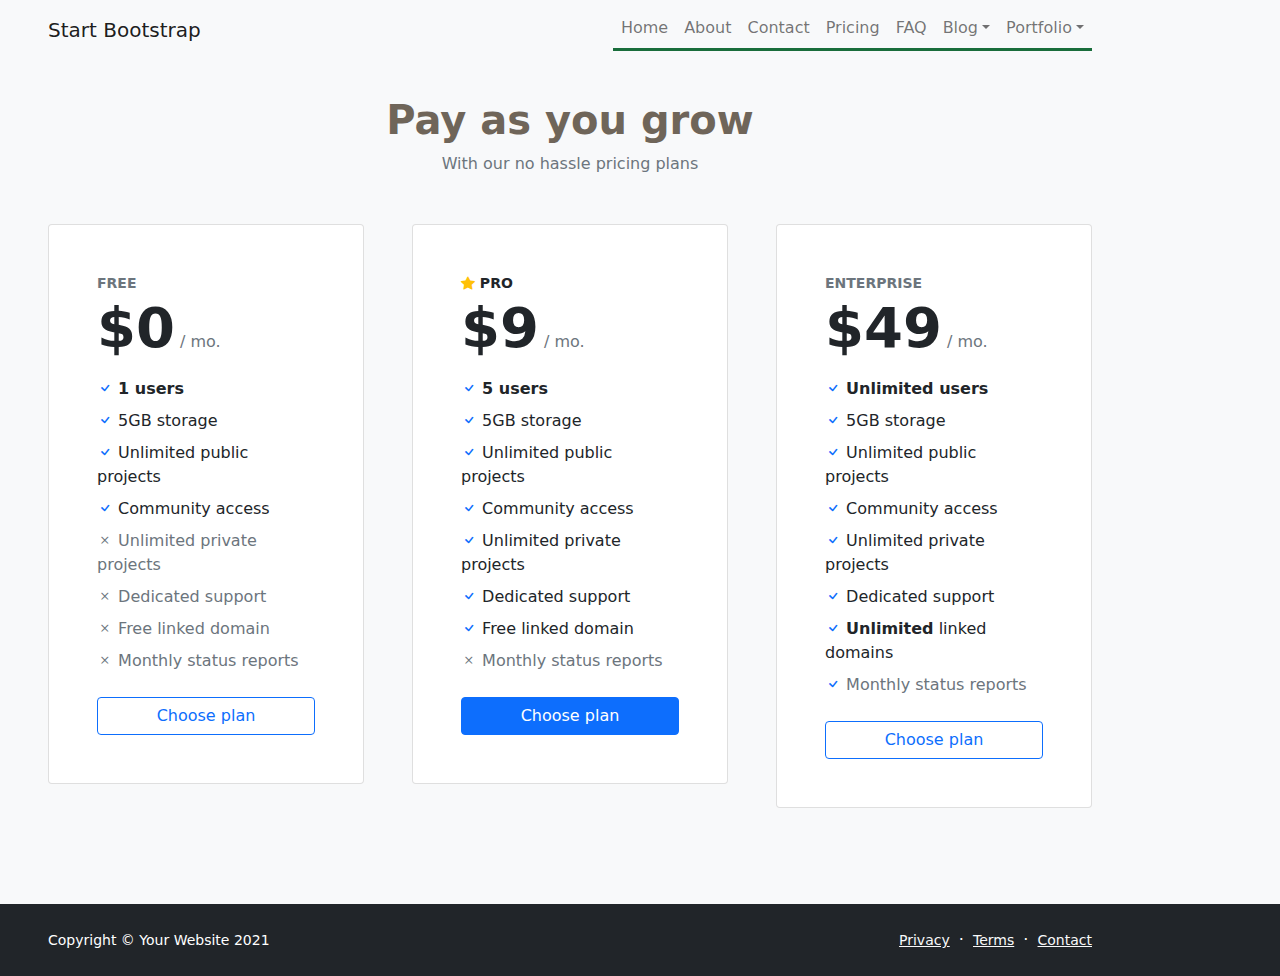
<file: pricing.html>
<!DOCTYPE html>
<html lang="en">

<head>
    <meta charset="utf-8" />
    <meta name="viewport" content="width=device-width, initial-scale=1, shrink-to-fit=no" />
    <meta name="description" content="" />
    <meta name="author" content="" />
    <title>Modern Business - Start Bootstrap Template</title>
    <!-- Favicon-->
    <link rel="icon" type="image/x-icon" href="assets/favicon.ico" />
    <!-- Bootstrap icons-->
    <link href="https://cdn.jsdelivr.net/npm/bootstrap-icons@1.5.0/font/bootstrap-icons.css" rel="stylesheet" />
    <!-- Core theme CSS (includes Bootstrap)-->
    <link href="css/styles.css" rel="stylesheet" />
</head>

<body class="d-flex flex-column">
    <main class="flex-shrink-0">
        <!-- Navigation-->
        <nav class="navbar navbar-expand-lg navbar-light bg-light">
            <div class="container px-5">
                <a class="navbar-brand" href="index.html">Start Bootstrap</a>
                <button class="navbar-toggler" type="button" data-bs-toggle="collapse" data-bs-target="#navbarSupportedContent" aria-controls="navbarSupportedContent" aria-expanded="false" aria-label="Toggle navigation"><span class="navbar-toggler-icon"></span></button>
                <div class="collapse navbar-collapse" id="navbarSupportedContent">
                    <ul class="navbar-nav ms-auto mb-2 mb-lg-0">
                        <li class="nav-item"><a class="nav-link" href="index.html">Home</a></li>
                        <li class="nav-item"><a class="nav-link" href="about.html">About</a></li>
                        <li class="nav-item"><a class="nav-link" href="contact.html">Contact</a></li>
                        <li class="nav-item"><a class="nav-link" href="pricing.html">Pricing</a></li>
                        <li class="nav-item"><a class="nav-link" href="faq.html">FAQ</a></li>
                        <li class="nav-item dropdown">
                            <a class="nav-link dropdown-toggle" id="navbarDropdownBlog" href="#" role="button" data-bs-toggle="dropdown" aria-expanded="false">Blog</a>
                            <ul class="dropdown-menu dropdown-menu-end" aria-labelledby="navbarDropdownBlog">
                                <li><a class="dropdown-item" href="blog-home.html">Blog Home</a></li>
                                <li><a class="dropdown-item" href="blog-post.html">Blog Post</a></li>
                            </ul>
                        </li>
                        <li class="nav-item dropdown">
                            <a class="nav-link dropdown-toggle" id="navbarDropdownPortfolio" href="#" role="button" data-bs-toggle="dropdown" aria-expanded="false">Portfolio</a>
                            <ul class="dropdown-menu dropdown-menu-end" aria-labelledby="navbarDropdownPortfolio">
                                <li><a class="dropdown-item" href="portfolio-overview.html">Portfolio Overview</a></li>
                                <li><a class="dropdown-item" href="portfolio-item.html">Portfolio Item</a></li>
                            </ul>
                        </li>
                    </ul>
                </div>
            </div>
        </nav>
        <!-- Pricing section-->
        <section class="bg-light py-5">
            <div class="container px-5 my-5">
                <div class="text-center mb-5">
                    <h1 class="fw-bolder">Pay as you grow</h1>
                    <p class="lead fw-normal text-muted mb-0">With our no hassle pricing plans</p>
                </div>
                <div class="row gx-5 justify-content-center">
                    <!-- Pricing card free-->
                    <div class="col-lg-6 col-xl-4">
                        <div class="card mb-5 mb-xl-0">
                            <div class="card-body p-5">
                                <div class="small text-uppercase fw-bold text-muted">Free</div>
                                <div class="mb-3">
                                    <span class="display-4 fw-bold">$0</span>
                                    <span class="text-muted">/ mo.</span>
                                </div>
                                <ul class="list-unstyled mb-4">
                                    <li class="mb-2">
                                        <i class="bi bi-check text-primary"></i>
                                        <strong>1 users</strong>
                                    </li>
                                    <li class="mb-2">
                                        <i class="bi bi-check text-primary"></i> 5GB storage
                                    </li>
                                    <li class="mb-2">
                                        <i class="bi bi-check text-primary"></i> Unlimited public projects
                                    </li>
                                    <li class="mb-2">
                                        <i class="bi bi-check text-primary"></i> Community access
                                    </li>
                                    <li class="mb-2 text-muted">
                                        <i class="bi bi-x"></i> Unlimited private projects
                                    </li>
                                    <li class="mb-2 text-muted">
                                        <i class="bi bi-x"></i> Dedicated support
                                    </li>
                                    <li class="mb-2 text-muted">
                                        <i class="bi bi-x"></i> Free linked domain
                                    </li>
                                    <li class="text-muted">
                                        <i class="bi bi-x"></i> Monthly status reports
                                    </li>
                                </ul>
                                <div class="d-grid"><a class="btn btn-outline-primary" href="#!">Choose plan</a></div>
                            </div>
                        </div>
                    </div>
                    <!-- Pricing card pro-->
                    <div class="col-lg-6 col-xl-4">
                        <div class="card mb-5 mb-xl-0">
                            <div class="card-body p-5">
                                <div class="small text-uppercase fw-bold">
                                    <i class="bi bi-star-fill text-warning"></i> Pro
                                </div>
                                <div class="mb-3">
                                    <span class="display-4 fw-bold">$9</span>
                                    <span class="text-muted">/ mo.</span>
                                </div>
                                <ul class="list-unstyled mb-4">
                                    <li class="mb-2">
                                        <i class="bi bi-check text-primary"></i>
                                        <strong>5 users</strong>
                                    </li>
                                    <li class="mb-2">
                                        <i class="bi bi-check text-primary"></i> 5GB storage
                                    </li>
                                    <li class="mb-2">
                                        <i class="bi bi-check text-primary"></i> Unlimited public projects
                                    </li>
                                    <li class="mb-2">
                                        <i class="bi bi-check text-primary"></i> Community access
                                    </li>
                                    <li class="mb-2">
                                        <i class="bi bi-check text-primary"></i> Unlimited private projects
                                    </li>
                                    <li class="mb-2">
                                        <i class="bi bi-check text-primary"></i> Dedicated support
                                    </li>
                                    <li class="mb-2">
                                        <i class="bi bi-check text-primary"></i> Free linked domain
                                    </li>
                                    <li class="text-muted">
                                        <i class="bi bi-x"></i> Monthly status reports
                                    </li>
                                </ul>
                                <div class="d-grid"><a class="btn btn-primary" href="#!">Choose plan</a></div>
                            </div>
                        </div>
                    </div>
                    <!-- Pricing card enterprise-->
                    <div class="col-lg-6 col-xl-4">
                        <div class="card">
                            <div class="card-body p-5">
                                <div class="small text-uppercase fw-bold text-muted">Enterprise</div>
                                <div class="mb-3">
                                    <span class="display-4 fw-bold">$49</span>
                                    <span class="text-muted">/ mo.</span>
                                </div>
                                <ul class="list-unstyled mb-4">
                                    <li class="mb-2">
                                        <i class="bi bi-check text-primary"></i>
                                        <strong>Unlimited users</strong>
                                    </li>
                                    <li class="mb-2">
                                        <i class="bi bi-check text-primary"></i> 5GB storage
                                    </li>
                                    <li class="mb-2">
                                        <i class="bi bi-check text-primary"></i> Unlimited public projects
                                    </li>
                                    <li class="mb-2">
                                        <i class="bi bi-check text-primary"></i> Community access
                                    </li>
                                    <li class="mb-2">
                                        <i class="bi bi-check text-primary"></i> Unlimited private projects
                                    </li>
                                    <li class="mb-2">
                                        <i class="bi bi-check text-primary"></i> Dedicated support
                                    </li>
                                    <li class="mb-2">
                                        <i class="bi bi-check text-primary"></i>
                                        <strong>Unlimited</strong> linked domains
                                    </li>
                                    <li class="text-muted">
                                        <i class="bi bi-check text-primary"></i> Monthly status reports
                                    </li>
                                </ul>
                                <div class="d-grid"><a class="btn btn-outline-primary" href="#!">Choose plan</a></div>
                            </div>
                        </div>
                    </div>
                </div>
            </div>
        </section>
    </main>
    <!-- Footer-->
    <footer class="bg-dark py-4 mt-auto">
        <div class="container px-5">
            <div class="row align-items-center justify-content-between flex-column flex-sm-row">
                <div class="col-auto">
                    <div class="small m-0 text-white">Copyright &copy; Your Website 2021</div>
                </div>
                <div class="col-auto">
                    <a class="link-light small" href="#!">Privacy</a>
                    <span class="text-white mx-1">&middot;</span>
                    <a class="link-light small" href="#!">Terms</a>
                    <span class="text-white mx-1">&middot;</span>
                    <a class="link-light small" href="#!">Contact</a>
                </div>
            </div>
        </div>
    </footer>
    <!-- Bootstrap core JS-->
    <script src="https://cdn.jsdelivr.net/npm/bootstrap@5.1.3/dist/js/bootstrap.bundle.min.js"></script>
    <!-- Core theme JS-->
    <script src="js/scripts.js"></script>
</body>

</html>
</file>
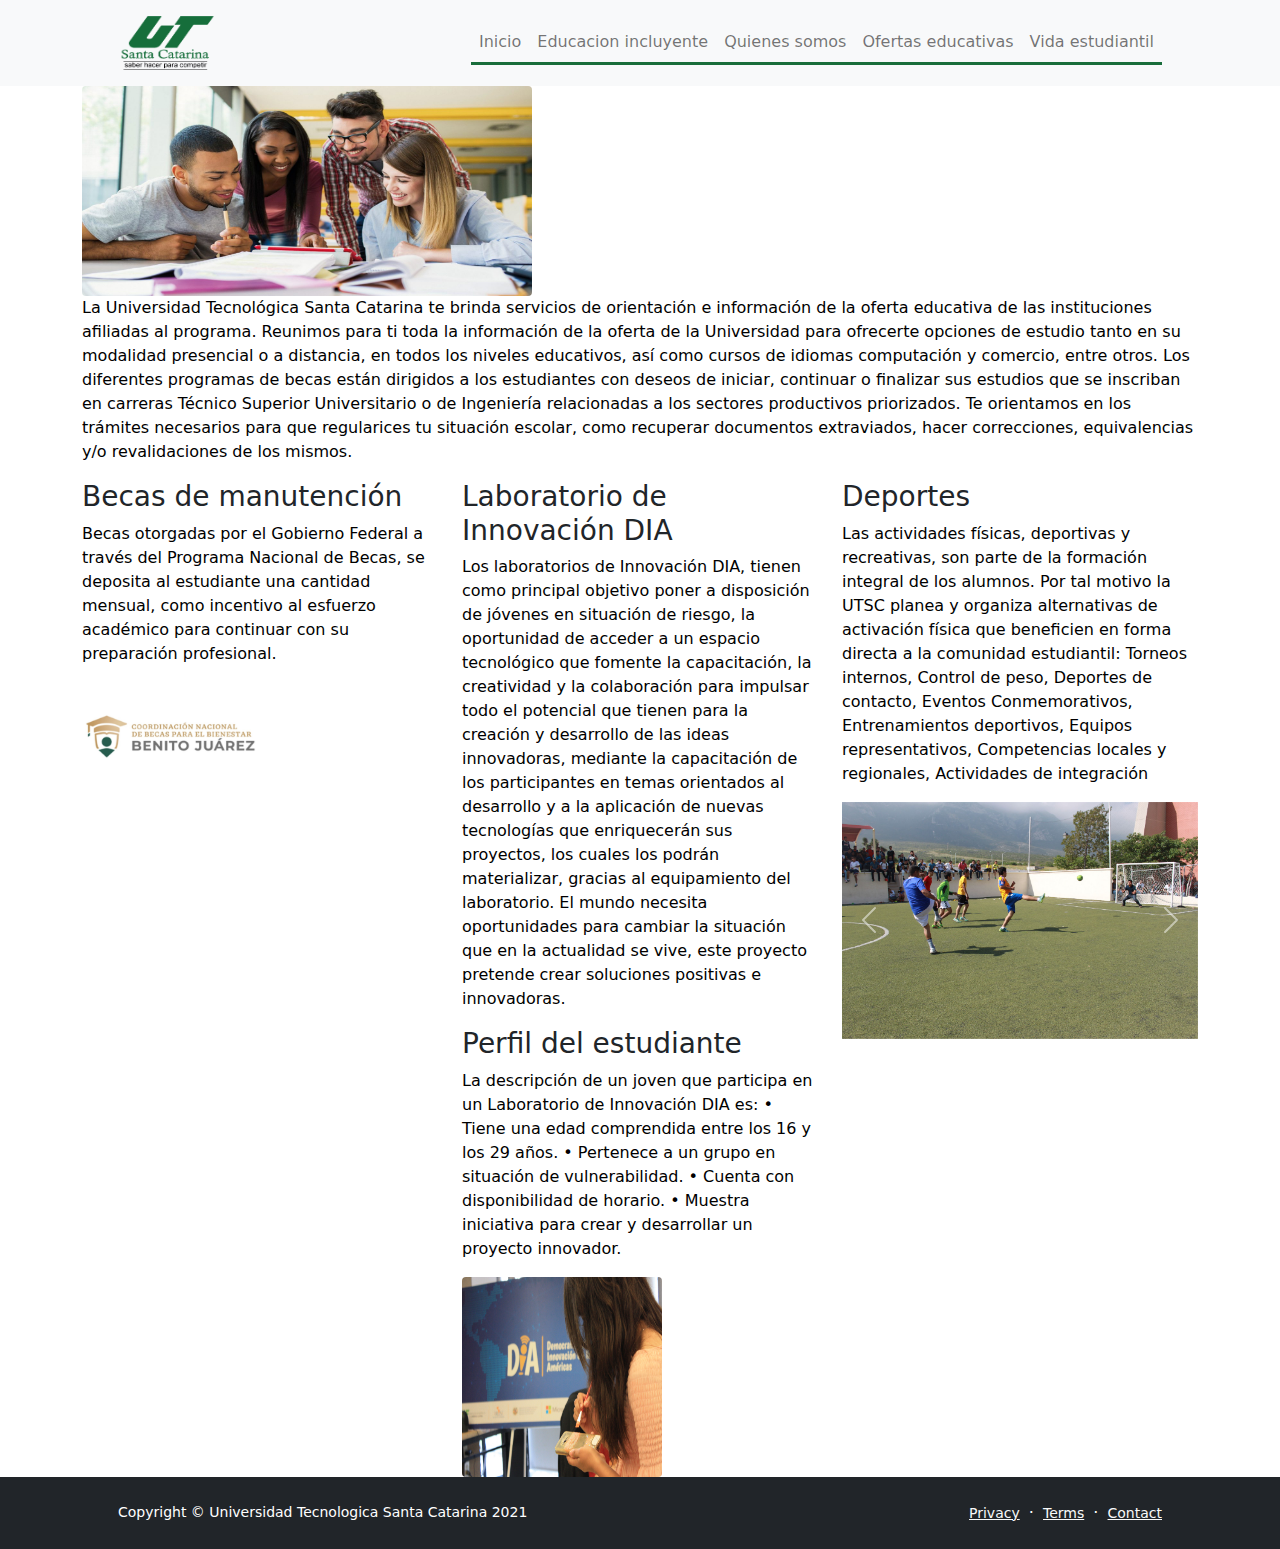
<file: vida_estudiantil.html>
<!DOCTYPE html>
<html lang="en">

<head>
    <meta charset="utf-8" />
    <meta name="viewport" content="width=device-width, initial-scale=1, shrink-to-fit=no" />
    <meta name="description" content="" />
    <meta name="author" content="" />
    <title>Universidad Tecnologica Santa Catarina - Start Bootstrap Template</title>
    <!-- Favicon-->
    <link rel="icon" type="image/x-icon" href="assets/favicon.ico" />
    <!-- Bootstrap icons-->
    <link href="https://cdn.jsdelivr.net/npm/bootstrap-icons@1.5.0/font/bootstrap-icons.css" rel="stylesheet" />
    <!-- Core theme CSS (includes Bootstrap)-->
    <link href="css/styles.css" rel="stylesheet" />
    <link rel="stylesheet" href="css/css/bootstrap.min.css">
    <script src="js/js/bootstrap.min.js"></script>
    <script src="js/js/bootstrap.bundle.min.js"></script>
</head>

<style>
    .educaion_laboral {
        background-color: darkcyan;
        padding: 5%;
    }
    
    .imgfondo {
        background-image: url(img/descarga.jpg);
        max-width: 100%;
    }
</style>

<body class="d-flex flex-column h-100">
    <main class="flex-shrink-0">
        <!-- Navigation-->
        <nav class="navbar navbar-expand-lg navbar-light bg-light">
            <div class="container px-5">
                <a class="navbar-brand" href="index.html">
                    <img src="img/logo.png" width="100" height="60" alt="">
                </a>
                <button class="navbar-toggler" type="button" data-bs-toggle="collapse" data-bs-target="#navbarSupportedContent" aria-controls="navbarSupportedContent" aria-expanded="false" aria-label="Toggle navigation"><span class="navbar-toggler-icon"></span></button>
                <div class="collapse navbar-collapse" id="navbarSupportedContent">
                    <ul class="navbar-nav ms-auto mb-2 mb-lg-0">
                        <li class="nav-item"><a class="nav-link" href="index.html">Inicio</a></li>
                        <li class="nav-item"><a class="nav-link" href="educacion_incluyente.html">Educacion incluyente</a></li>
                        <li class="nav-item"><a class="nav-link" href="about.html">Quienes somos</a></li>
                        <li class="nav-item"><a class="nav-link" href="pricing.html">Ofertas educativas</a></li>
                        <li class="nav-item"><a class="nav-link" href="vida_estudiantil.html">Vida estudiantil</a></li>


                    </ul>
                </div>
            </div>
        </nav>

        <div class="container">
            <img src="img\Label-brochure-1.jpg" class="rounded" alt="Cinque Terre" width="450" height="210">
            <p>La Universidad Tecnológica Santa Catarina te brinda servicios de orientación e información de la oferta educativa de las instituciones afiliadas al programa. Reunimos para ti toda la información de la oferta de la Universidad para ofrecerte
                opciones de estudio tanto en su modalidad presencial o a distancia, en todos los niveles educativos, así como cursos de idiomas computación y comercio, entre otros. Los diferentes programas de becas están dirigidos a los estudiantes con
                deseos de iniciar, continuar o finalizar sus estudios que se inscriban en carreras Técnico Superior Universitario o de Ingeniería relacionadas a los sectores productivos priorizados. Te orientamos en los trámites necesarios para que regularices
                tu situación escolar, como recuperar documentos extraviados, hacer correcciones, equivalencias y/o revalidaciones de los mismos.</p>

        </div>

        <div class="container">
            <div class="row">
                <div class="col-sm-4">
                    <h3>Becas de manutención</h3>
                    <p>Becas otorgadas por el Gobierno Federal a través del Programa Nacional de Becas, se deposita al estudiante una cantidad mensual, como incentivo al esfuerzo académico para continuar con su preparación profesional.</p>
                    <img src="img\becas.jpg" class="rounded" alt="Cinque" width="180" height="110">
                </div>
                <div class="col-sm-4">
                    <h3>Laboratorio de Innovación DIA</h3>
                    <p>Los laboratorios de Innovación DIA, tienen como principal objetivo poner a disposición de jóvenes en situación de riesgo, la oportunidad de acceder a un espacio tecnológico que fomente la capacitación, la creatividad y la colaboración
                        para impulsar todo el potencial que tienen para la creación y desarrollo de las ideas innovadoras, mediante la capacitación de los participantes en temas orientados al desarrollo y a la aplicación de nuevas tecnologías que enriquecerán
                        sus proyectos, los cuales los podrán materializar, gracias al equipamiento del laboratorio. El mundo necesita oportunidades para cambiar la situación que en la actualidad se vive, este proyecto pretende crear soluciones positivas
                        e innovadoras.</p>
                    <h3>Perfil del estudiante</h3>
                    <p>La descripción de un joven que participa en un Laboratorio de Innovación DIA es: • Tiene una edad comprendida entre los 16 y los 29 años. • Pertenece a un grupo en situación de vulnerabilidad. • Cuenta con disponibilidad de horario.
                        • Muestra iniciativa para crear y desarrollar un proyecto innovador.
                    </p>
                    <img src="img\5.jpg" class="rounded" alt="Cinque" width="200" height="200">
                </div>
                <div class="col-sm-4">
                    <h3>Deportes</h3>
                    <p>Las actividades físicas, deportivas y recreativas, son parte de la formación integral de los alumnos. Por tal motivo la UTSC planea y organiza alternativas de activación física que beneficien en forma directa a la comunidad estudiantil:
                        Torneos internos, Control de peso, Deportes de contacto, Eventos Conmemorativos, Entrenamientos deportivos, Equipos representativos, Competencias locales y regionales, Actividades de integración</p>
                    <style>
                        /* Make the image fully responsive */
                        
                        .carousel-inner img {
                            width: 100%;
                            height: 100%;
                        }
                    </style>
                    </head>

                    <body>

                        <div id="demo" class="carousel slide" data-ride="carousel">

                            <!-- Indicators -->
                            <ul class="carousel-indicators">
                                <li data-target="#demo" data-slide-to="0" class="active"></li>
                                <li data-target="#demo" data-slide-to="1"></li>
                                <li data-target="#demo" data-slide-to="2"></li>
                            </ul>

                            <!-- The slideshow -->
                            <div class="carousel-inner">
                                <div class="carousel-item active">
                                    <img src="img/deportes_1.jpg" alt="Los Angeles" width="200" height="220">
                                </div>
                                <div class="carousel-item">
                                    <img src="img/deportes_2.jpg" alt="Chicago" width="200" height="220">
                                </div>
                                <div class="carousel-item">
                                    <img src="img/deportes_3.jpg" alt="New York" width="200" height="220">
                                </div>
                            </div>

                            <!-- Left and right controls -->
                            <a class="carousel-control-prev" href="#demo" data-slide="prev">
                                <span class="carousel-control-prev-icon"></span>
                            </a>
                            <a class="carousel-control-next" href="#demo" data-slide="next">
                                <span class="carousel-control-next-icon"></span>
                            </a>
                        </div>
                </div>
            </div>
        </div>

        <!-- Footer-->
        <footer class="bg-dark py-4 mt-auto ">
            <div class="container px-5 ">
                <div class="row align-items-center justify-content-between flex-column flex-sm-row ">
                    <div class="col-auto ">
                        <div class="small m-0 text-white ">Copyright &copy; Universidad Tecnologica Santa Catarina 2021</div>
                    </div>
                    <div class="col-auto ">
                        <a class="link-light small " href="#! ">Privacy</a>
                        <span class="text-white mx-1 ">&middot;</span>
                        <a class="link-light small " href="#! ">Terms</a>
                        <span class="text-white mx-1 ">&middot;</span>
                        <a class="link-light small " href="#! ">Contact</a>
                    </div>
                </div>
            </div>
        </footer>
        <!-- Bootstrap core JS-->
        <script src="https://cdn.jsdelivr.net/npm/bootstrap@5.1.3/dist/js/bootstrap.bundle.min.js "></script>
        <!-- Core theme JS-->
        <script src="js/scripts.js "></script>
        </body>
</file>
<file: css/estilos.css>
iframe {
    width: 800px;
    height: 250px;
    margin-top: 100px;
    margin-left: 300px;
}

h4 {
    margin-top: 50px;
    margin-left: 150px;
}

lista_plan {
    font-size: 50px;
}
</file>
